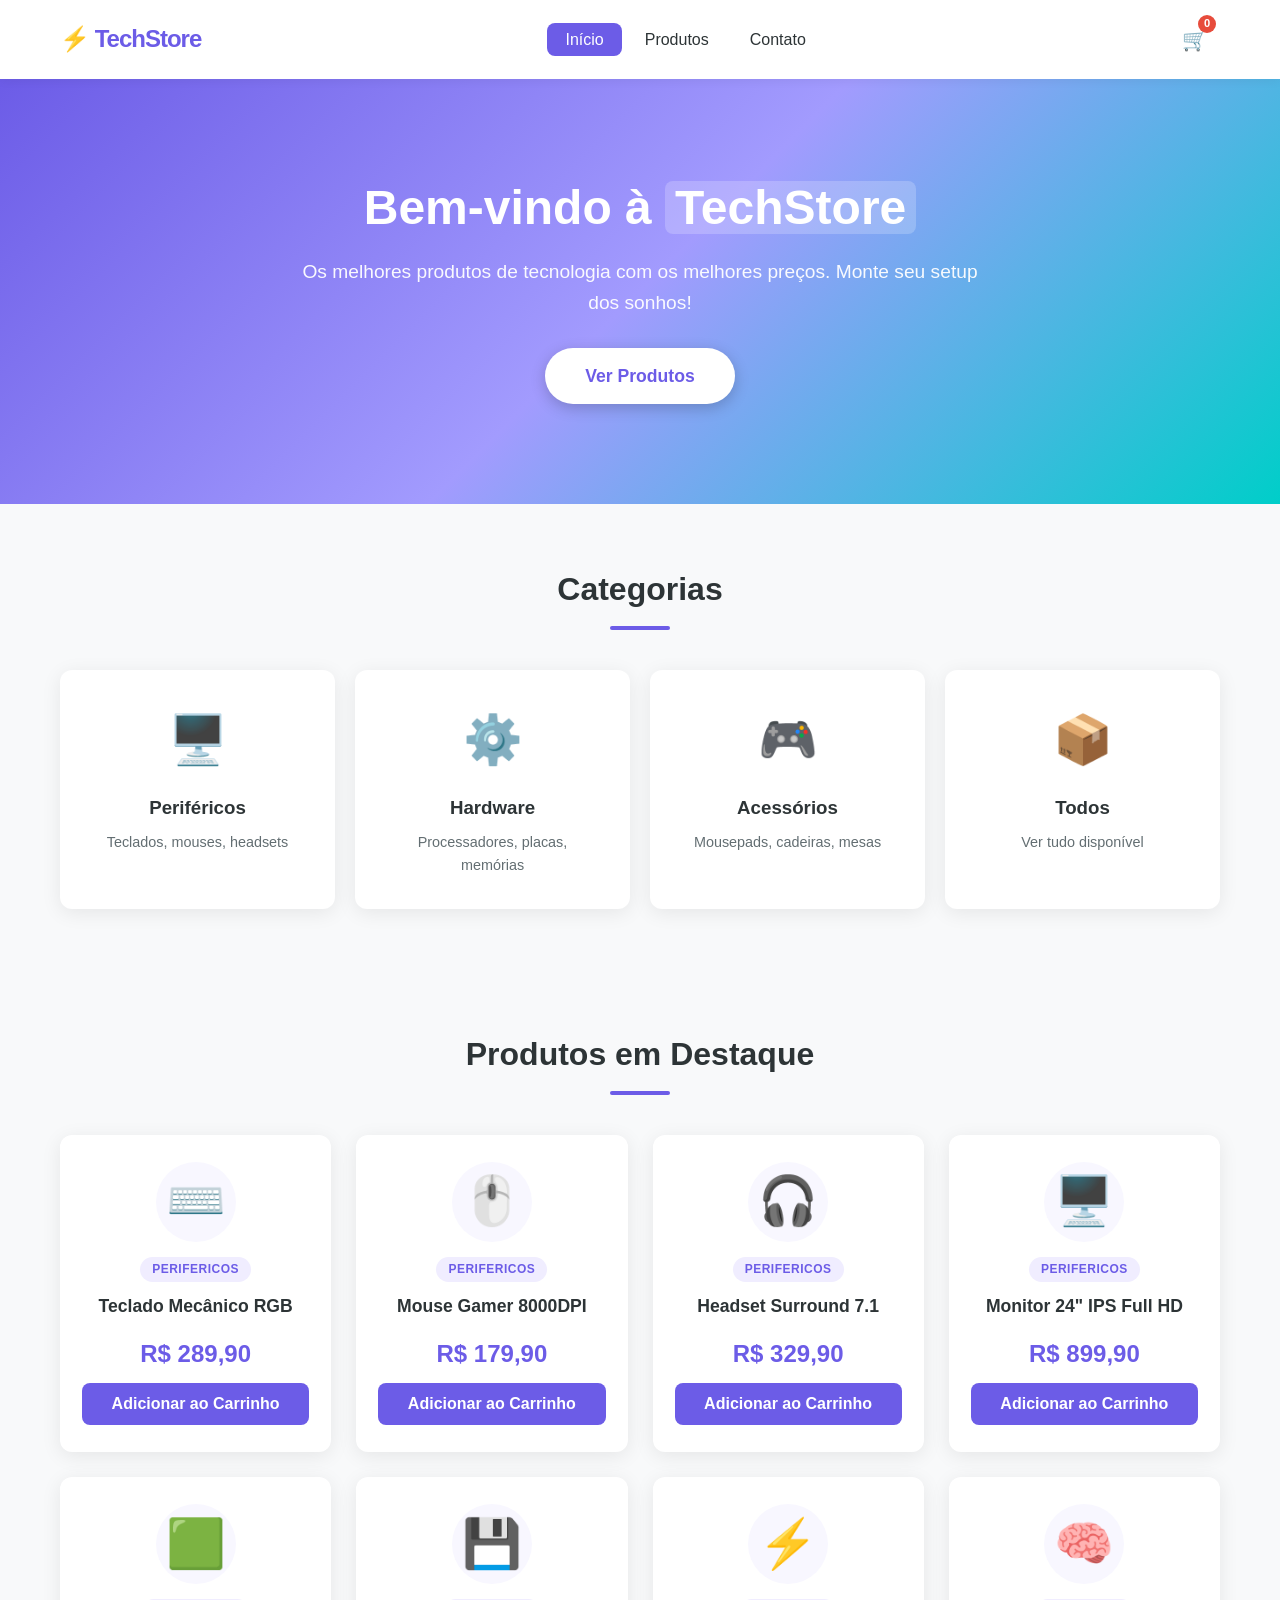
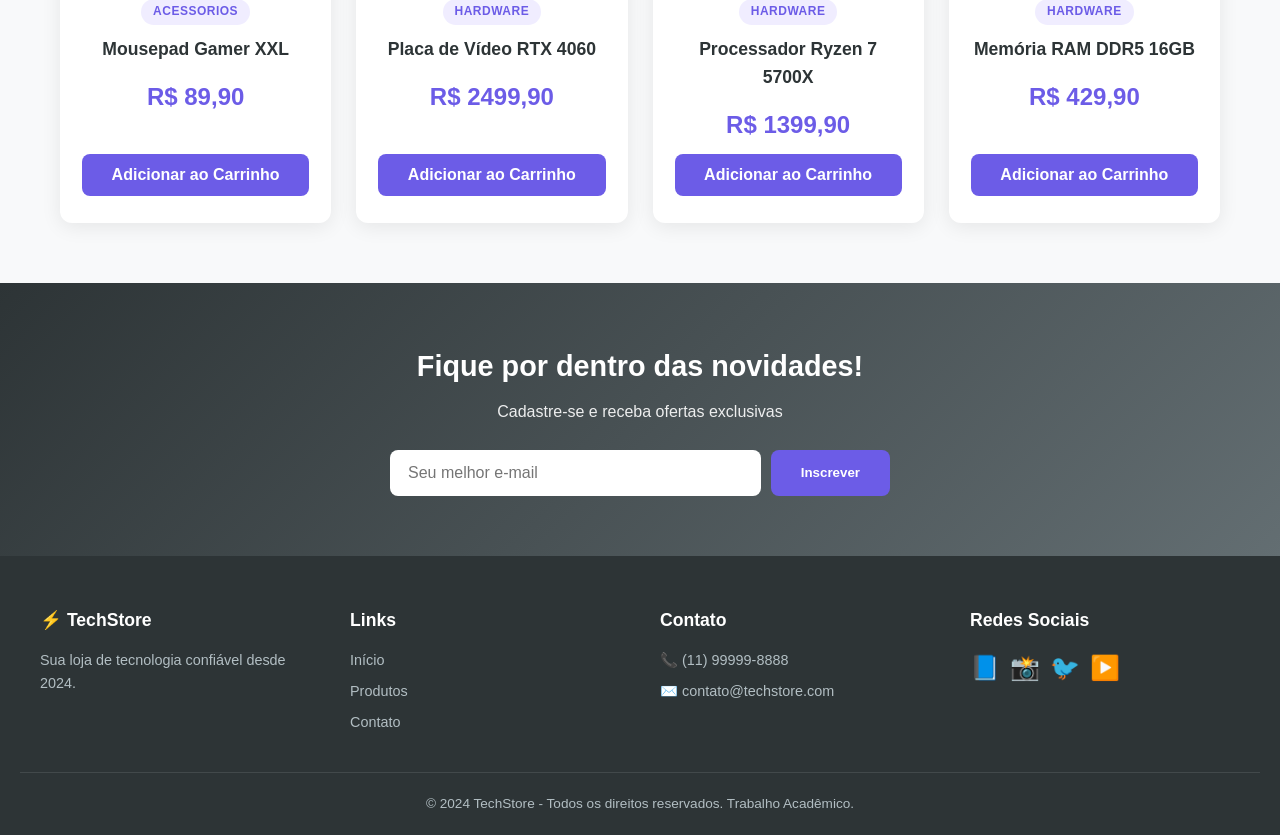
<file: index.html>
<!DOCTYPE html>
<html lang="pt-br">
<head>
    <meta charset="UTF-8">
    <meta name="viewport" content="width=device-width, initial-scale=1.0">
    <title>TechStore - Sua Loja de Tecnologia</title>
    <link rel="stylesheet" href="estilo.css">
</head>
<body>
    <header>
        <div class="header-container">
            <a href="index.html" class="logo">⚡ TechStore</a>
            <nav>
                <ul>
                    <li><a href="index.html" class="active">Início</a></li>
                    <li><a href="produtos.html">Produtos</a></li>
                    <li><a href="contato.html">Contato</a></li>
                </ul>
            </nav>
            <div class="cart-icon" onclick="toggleCart()">
                🛒 <span id="cart-count">0</span>
            </div>
            <button class="menu-toggle" onclick="toggleMenu()" aria-label="Abrir menu">☰</button>
        </div>
    </header>

    <section class="hero">
        <div class="hero-content">
            <h1>Bem-vindo à <span class="highlight">TechStore</span></h1>
            <p>Os melhores produtos de tecnologia com os melhores preços. Monte seu setup dos sonhos!</p>
            <a href="produtos.html" class="btn-hero">Ver Produtos</a>
        </div>
    </section>

    <section class="section">
        <h2 class="section-title">Categorias</h2>
        <div class="categorias">
            <a href="produtos.html?cat=perifericos" class="categoria-card">
                <span class="cat-icon">🖥️</span>
                <h3>Periféricos</h3>
                <p>Teclados, mouses, headsets</p>
            </a>
            <a href="produtos.html?cat=hardware" class="categoria-card">
                <span class="cat-icon">⚙️</span>
                <h3>Hardware</h3>
                <p>Processadores, placas, memórias</p>
            </a>
            <a href="produtos.html?cat=acessorios" class="categoria-card">
                <span class="cat-icon">🎮</span>
                <h3>Acessórios</h3>
                <p>Mousepads, cadeiras, mesas</p>
            </a>
            <a href="produtos.html" class="categoria-card">
                <span class="cat-icon">📦</span>
                <h3>Todos</h3>
                <p>Ver tudo disponível</p>
            </a>
        </div>
    </section>

    <section class="section">
        <h2 class="section-title">Produtos em Destaque</h2>
        <div class="cards" id="featured-products"></div>
    </section>

    <section class="newsletter">
        <div class="newsletter-content">
            <h2>Fique por dentro das novidades!</h2>
            <p>Cadastre-se e receba ofertas exclusivas</p>
            <form onsubmit="event.preventDefault(); alert('Inscrição realizada com sucesso!')">
                <input type="email" placeholder="Seu melhor e-mail" required>
                <button type="submit">Inscrever</button>
            </form>
        </div>
    </section>

    <footer>
        <div class="footer-content">
            <div class="footer-col">
                <h4>⚡ TechStore</h4>
                <p>Sua loja de tecnologia confiável desde 2024.</p>
            </div>
            <div class="footer-col">
                <h4>Links</h4>
                <a href="index.html">Início</a>
                <a href="produtos.html">Produtos</a>
                <a href="contato.html">Contato</a>
            </div>
            <div class="footer-col">
                <h4>Contato</h4>
                <p>📞 (11) 99999-8888</p>
                <p>✉️ contato@techstore.com</p>
            </div>
            <div class="footer-col">
                <h4>Redes Sociais</h4>
                <div class="social">
                    <span>📘</span>
                    <span>📸</span>
                    <span>🐦</span>
                    <span>▶️</span>
                </div>
            </div>
        </div>
        <div class="footer-bottom">
            <p>&copy; 2024 TechStore - Todos os direitos reservados. Trabalho Acadêmico.</p>
        </div>
    </footer>

    <div id="cart-modal" class="cart-modal">
        <div class="cart-content">
            <div class="cart-header">
                <h2>Carrinho</h2>
                <span class="cart-close" onclick="toggleCart()">&times;</span>
            </div>
            <div id="cart-items"></div>
            <div class="cart-total">
                <strong>Total:</strong> <span id="cart-total">R$ 0,00</span>
            </div>
            <button class="btn-clear" onclick="clearCart()">Limpar Carrinho</button>
        </div>
    </div>

    <div id="toast" class="toast"></div>

    <script src="script.js"></script>
</body>
</html>
</file>
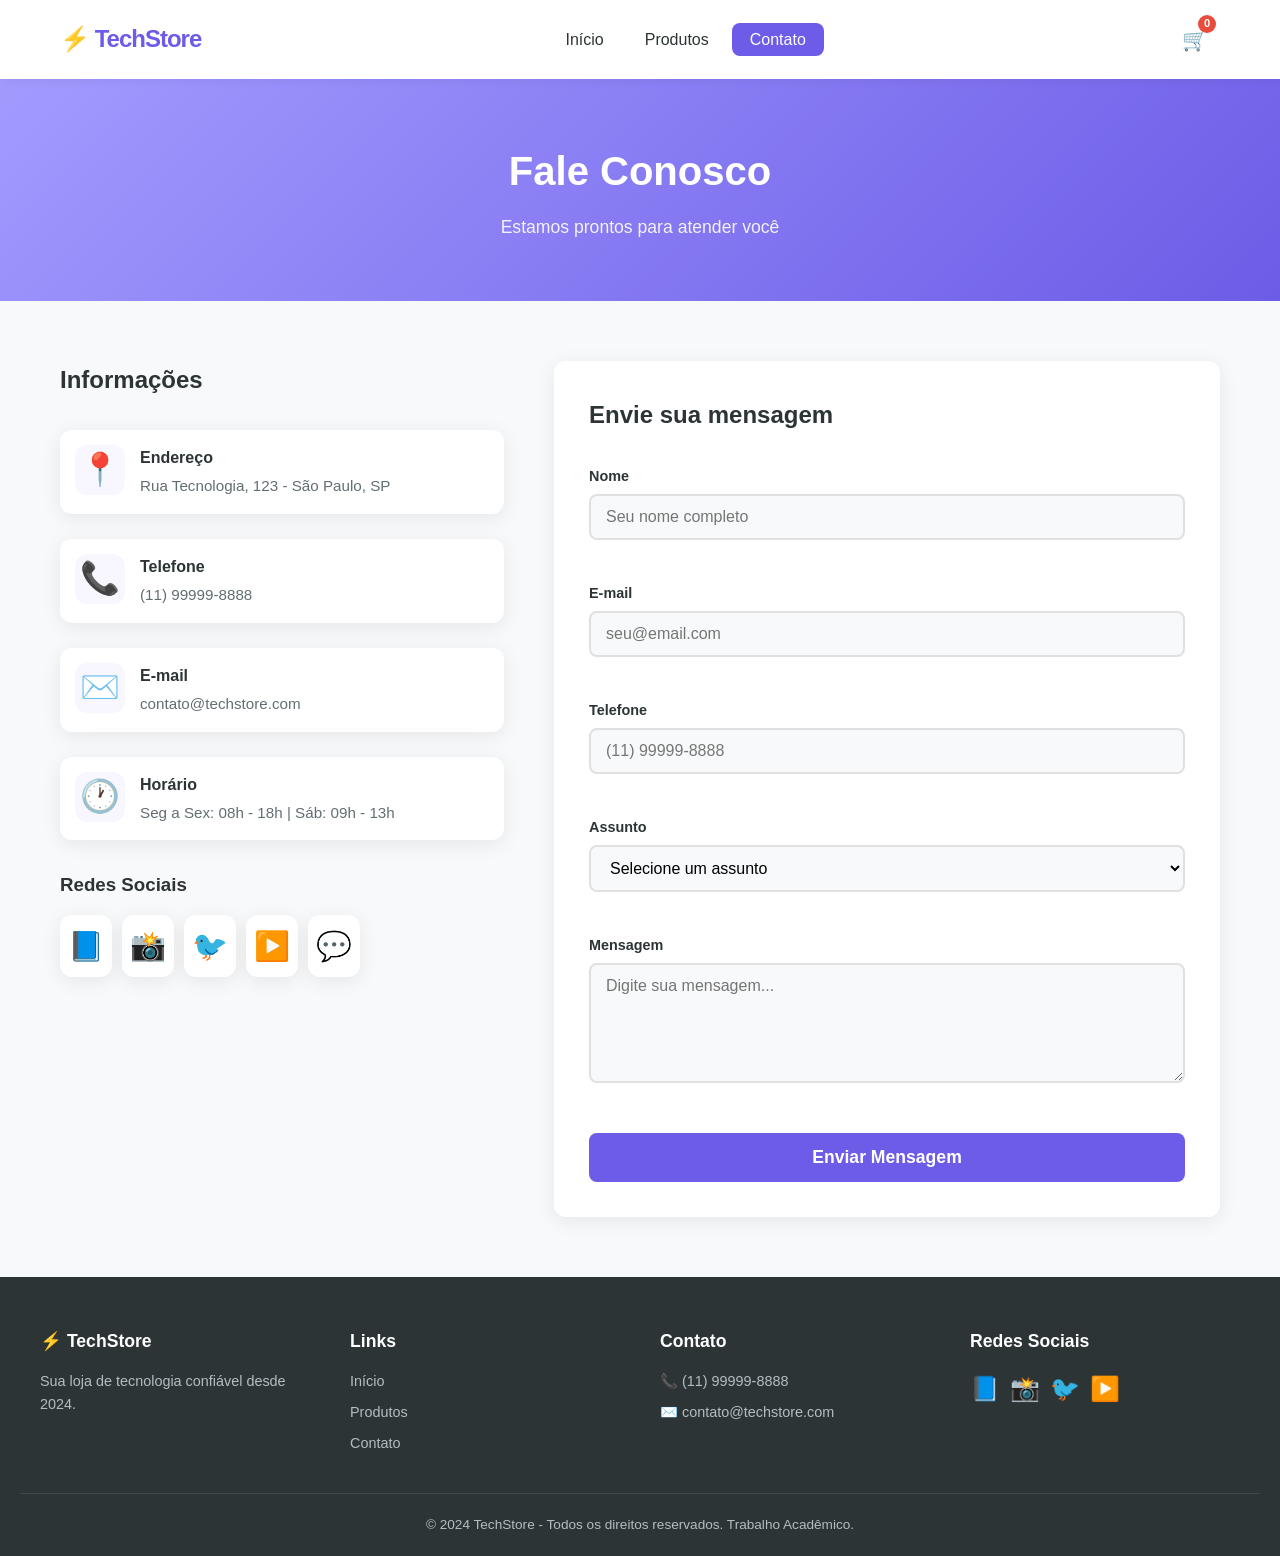
<file: contato.html>
<!DOCTYPE html>
<html lang="pt-br">
<head>
    <meta charset="UTF-8">
    <meta name="viewport" content="width=device-width, initial-scale=1.0">
    <title>Contato - TechStore</title>
    <link rel="stylesheet" href="estilo.css">
</head>
<body>
    <header>
        <div class="header-container">
            <a href="index.html" class="logo">⚡ TechStore</a>
            <nav>
                <ul>
                    <li><a href="index.html">Início</a></li>
                    <li><a href="produtos.html">Produtos</a></li>
                    <li><a href="contato.html" class="active">Contato</a></li>
                </ul>
            </nav>
            <div class="cart-icon" onclick="toggleCart()">
                🛒 <span id="cart-count">0</span>
            </div>
            <button class="menu-toggle" onclick="toggleMenu()" aria-label="Abrir menu">☰</button>
        </div>
    </header>

    <section class="page-banner">
        <h1>Fale Conosco</h1>
        <p>Estamos prontos para atender você</p>
    </section>

    <section class="section contact-section">
        <div class="contact-grid">
            <div class="contact-info">
                <h2>Informações</h2>
                <div class="info-item">
                    <span class="info-icon">📍</span>
                    <div>
                        <strong>Endereço</strong>
                        <p>Rua Tecnologia, 123 - São Paulo, SP</p>
                    </div>
                </div>
                <div class="info-item">
                    <span class="info-icon">📞</span>
                    <div>
                        <strong>Telefone</strong>
                        <p>(11) 99999-8888</p>
                    </div>
                </div>
                <div class="info-item">
                    <span class="info-icon">✉️</span>
                    <div>
                        <strong>E-mail</strong>
                        <p>contato@techstore.com</p>
                    </div>
                </div>
                <div class="info-item">
                    <span class="info-icon">🕐</span>
                    <div>
                        <strong>Horário</strong>
                        <p>Seg a Sex: 08h - 18h | Sáb: 09h - 13h</p>
                    </div>
                </div>

                <div class="social-links">
                    <h3>Redes Sociais</h3>
                    <div class="social-icons">
                        <span class="social-icon" title="Facebook">📘</span>
                        <span class="social-icon" title="Instagram">📸</span>
                        <span class="social-icon" title="Twitter">🐦</span>
                        <span class="social-icon" title="YouTube">▶️</span>
                        <span class="social-icon" title="WhatsApp">💬</span>
                    </div>
                </div>
            </div>

            <div class="contact-form-container">
                <h2>Envie sua mensagem</h2>
                <form id="contact-form" onsubmit="return validarContato(event)">
                    <div class="form-group">
                        <label for="nome">Nome</label>
                        <input type="text" id="nome" placeholder="Seu nome completo" required>
                        <span class="error-msg" id="erro-nome"></span>
                    </div>
                    <div class="form-group">
                        <label for="email">E-mail</label>
                        <input type="email" id="email" placeholder="seu@email.com" required>
                        <span class="error-msg" id="erro-email"></span>
                    </div>
                    <div class="form-group">
                        <label for="telefone">Telefone</label>
                        <input type="tel" id="telefone" placeholder="(11) 99999-8888">
                        <span class="error-msg" id="erro-telefone"></span>
                    </div>
                    <div class="form-group">
                        <label for="assunto">Assunto</label>
                        <select id="assunto" required>
                            <option value="">Selecione um assunto</option>
                            <option value="duvida">Dúvida sobre produtos</option>
                            <option value="pedido">Status do pedido</option>
                            <option value="troca">Troca ou devolução</option>
                            <option value="sugestao">Sugestão</option>
                            <option value="outro">Outro</option>
                        </select>
                        <span class="error-msg" id="erro-assunto"></span>
                    </div>
                    <div class="form-group">
                        <label for="mensagem">Mensagem</label>
                        <textarea id="mensagem" rows="5" placeholder="Digite sua mensagem..." required></textarea>
                        <span class="error-msg" id="erro-mensagem"></span>
                    </div>
                    <button type="submit" class="btn-submit">Enviar Mensagem</button>
                </form>
            </div>
        </div>
    </section>

    <footer>
        <div class="footer-content">
            <div class="footer-col">
                <h4>⚡ TechStore</h4>
                <p>Sua loja de tecnologia confiável desde 2024.</p>
            </div>
            <div class="footer-col">
                <h4>Links</h4>
                <a href="index.html">Início</a>
                <a href="produtos.html">Produtos</a>
                <a href="contato.html">Contato</a>
            </div>
            <div class="footer-col">
                <h4>Contato</h4>
                <p>📞 (11) 99999-8888</p>
                <p>✉️ contato@techstore.com</p>
            </div>
            <div class="footer-col">
                <h4>Redes Sociais</h4>
                <div class="social">
                    <span>📘</span>
                    <span>📸</span>
                    <span>🐦</span>
                    <span>▶️</span>
                </div>
            </div>
        </div>
        <div class="footer-bottom">
            <p>&copy; 2024 TechStore - Todos os direitos reservados. Trabalho Acadêmico.</p>
        </div>
    </footer>

    <div id="cart-modal" class="cart-modal">
        <div class="cart-content">
            <div class="cart-header">
                <h2>Carrinho</h2>
                <span class="cart-close" onclick="toggleCart()">&times;</span>
            </div>
            <div id="cart-items"></div>
            <div class="cart-total">
                <strong>Total:</strong> <span id="cart-total">R$ 0,00</span>
            </div>
            <button class="btn-clear" onclick="clearCart()">Limpar Carrinho</button>
        </div>
    </div>

    <div id="toast" class="toast"></div>

    <script src="script.js"></script>
</body>
</html>
</file>
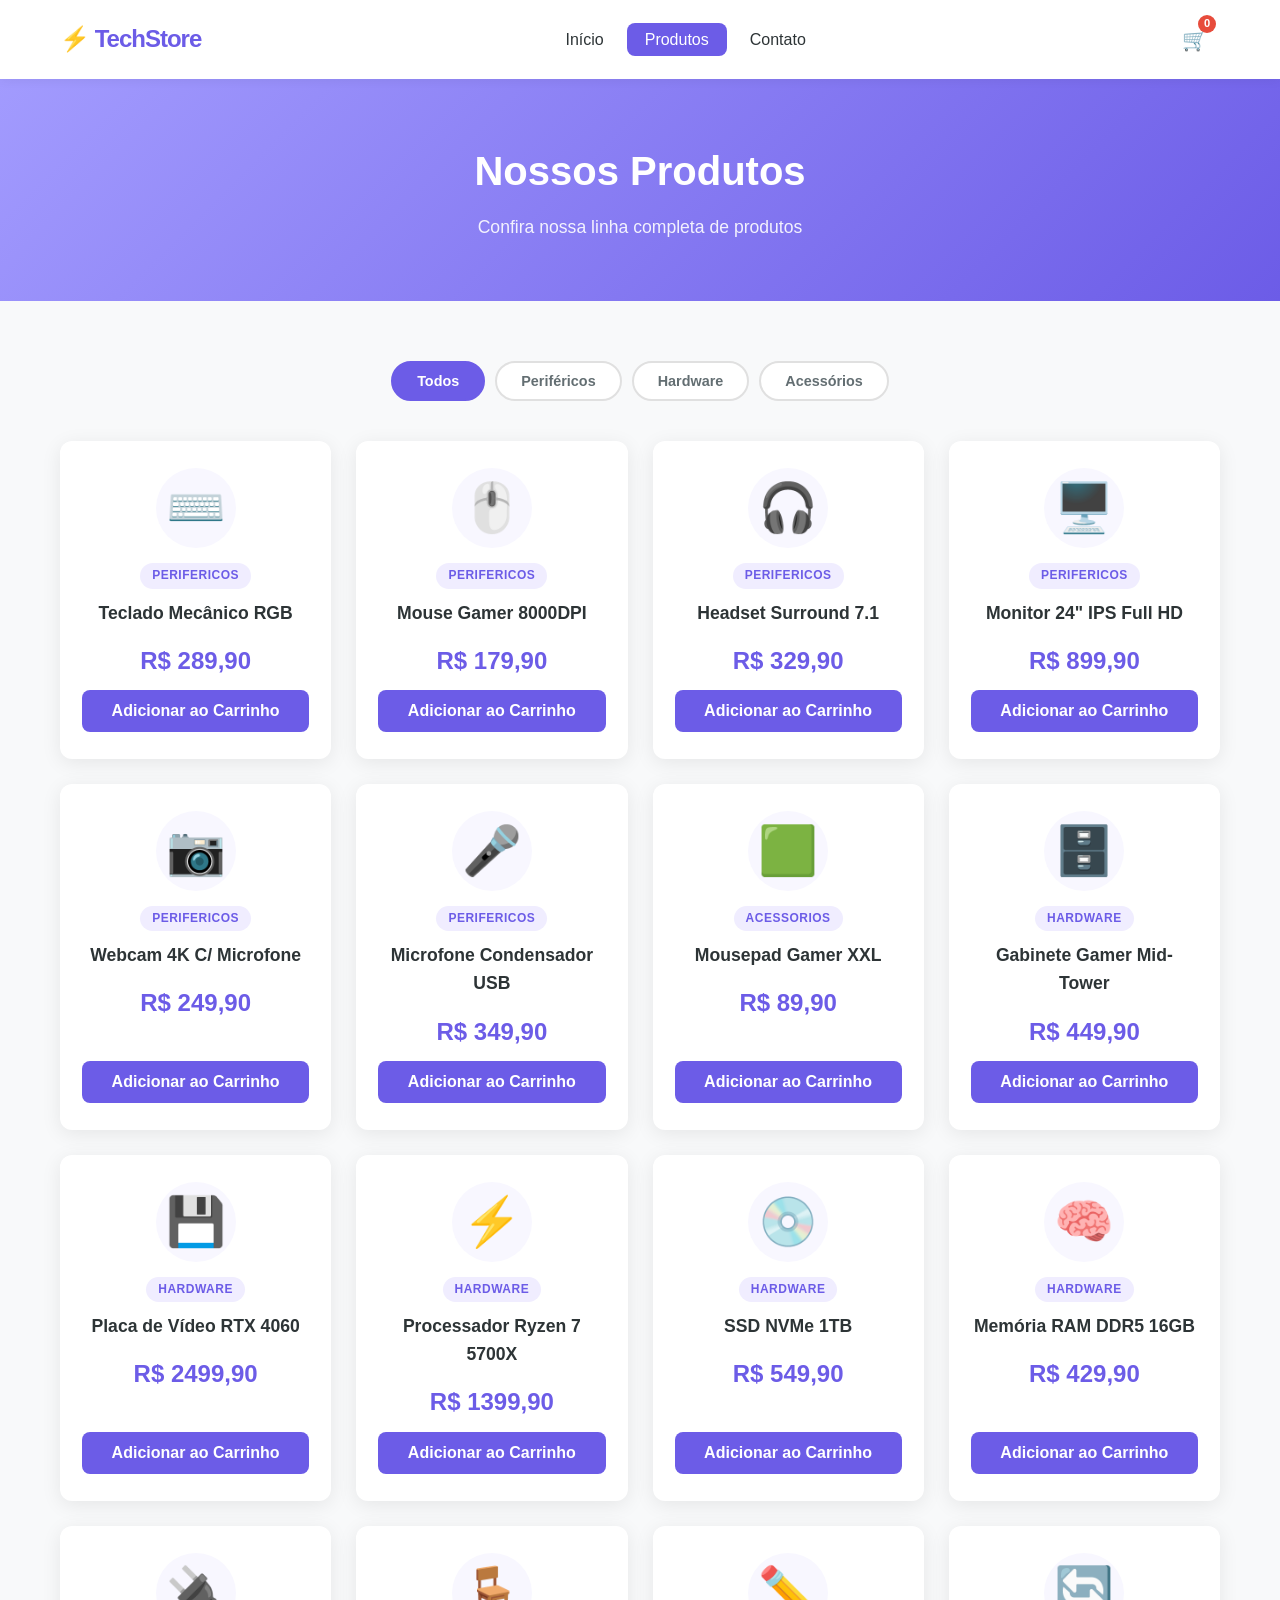
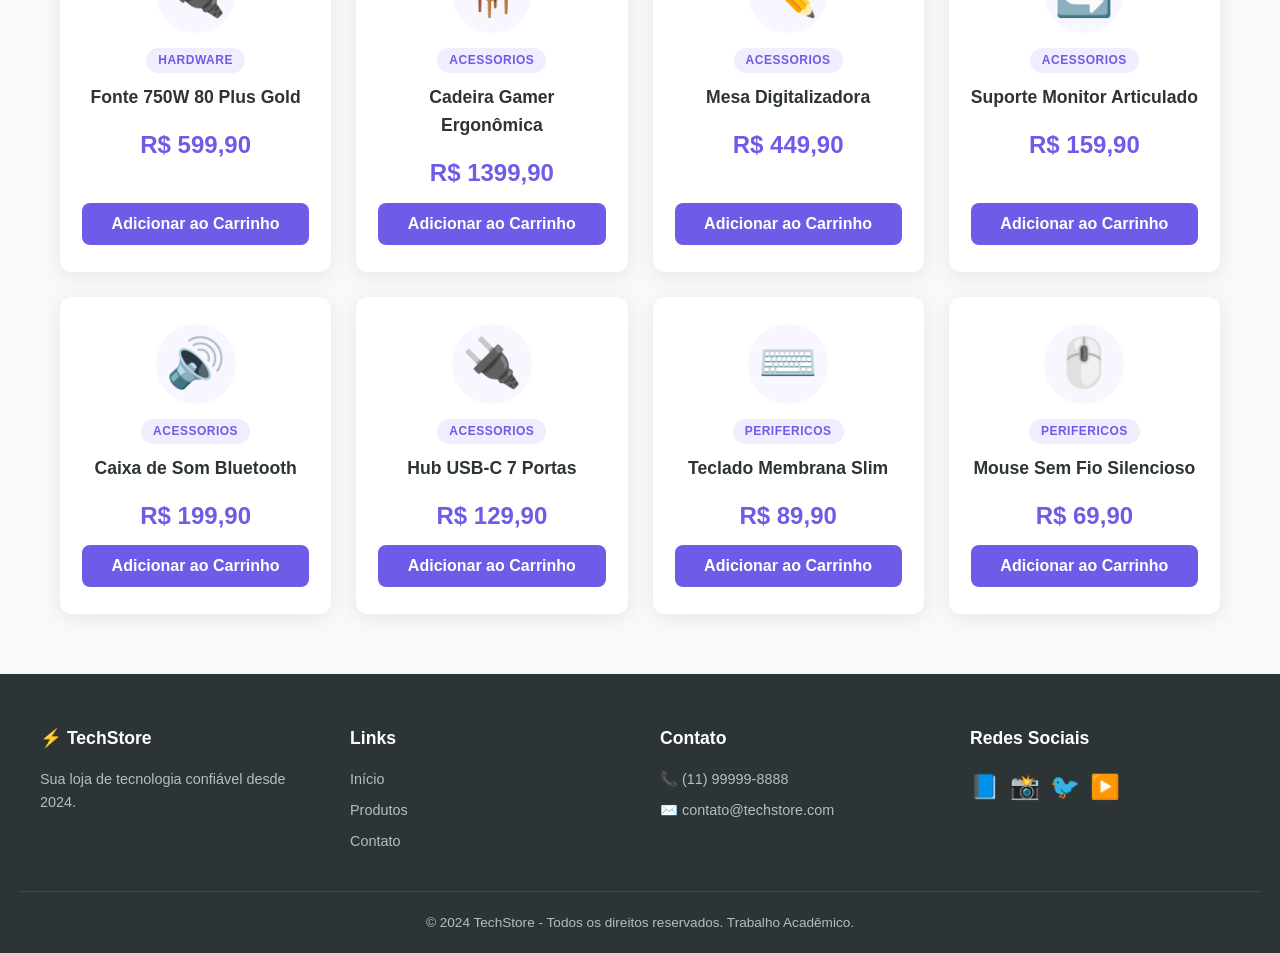
<file: produtos.html>
<!DOCTYPE html>
<html lang="pt-br">
<head>
    <meta charset="UTF-8">
    <meta name="viewport" content="width=device-width, initial-scale=1.0">
    <title>Produtos - TechStore</title>
    <link rel="stylesheet" href="estilo.css">
</head>
<body>
    <header>
        <div class="header-container">
            <a href="index.html" class="logo">⚡ TechStore</a>
            <nav>
                <ul>
                    <li><a href="index.html">Início</a></li>
                    <li><a href="produtos.html" class="active">Produtos</a></li>
                    <li><a href="contato.html">Contato</a></li>
                </ul>
            </nav>
            <div class="cart-icon" onclick="toggleCart()">
                🛒 <span id="cart-count">0</span>
            </div>
            <button class="menu-toggle" onclick="toggleMenu()" aria-label="Abrir menu">☰</button>
        </div>
    </header>

    <section class="page-banner">
        <h1>Nossos Produtos</h1>
        <p>Confira nossa linha completa de produtos</p>
    </section>

    <section class="section">
        <div class="filter-bar">
            <button class="filter-btn active" data-cat="todos">Todos</button>
            <button class="filter-btn" data-cat="perifericos">Periféricos</button>
            <button class="filter-btn" data-cat="hardware">Hardware</button>
            <button class="filter-btn" data-cat="acessorios">Acessórios</button>
        </div>
        <div class="cards" id="all-products"></div>
    </section>

    <footer>
        <div class="footer-content">
            <div class="footer-col">
                <h4>⚡ TechStore</h4>
                <p>Sua loja de tecnologia confiável desde 2024.</p>
            </div>
            <div class="footer-col">
                <h4>Links</h4>
                <a href="index.html">Início</a>
                <a href="produtos.html">Produtos</a>
                <a href="contato.html">Contato</a>
            </div>
            <div class="footer-col">
                <h4>Contato</h4>
                <p>📞 (11) 99999-8888</p>
                <p>✉️ contato@techstore.com</p>
            </div>
            <div class="footer-col">
                <h4>Redes Sociais</h4>
                <div class="social">
                    <span>📘</span>
                    <span>📸</span>
                    <span>🐦</span>
                    <span>▶️</span>
                </div>
            </div>
        </div>
        <div class="footer-bottom">
            <p>&copy; 2024 TechStore - Todos os direitos reservados. Trabalho Acadêmico.</p>
        </div>
    </footer>

    <div id="cart-modal" class="cart-modal">
        <div class="cart-content">
            <div class="cart-header">
                <h2>Carrinho</h2>
                <span class="cart-close" onclick="toggleCart()">&times;</span>
            </div>
            <div id="cart-items"></div>
            <div class="cart-total">
                <strong>Total:</strong> <span id="cart-total">R$ 0,00</span>
            </div>
            <button class="btn-clear" onclick="clearCart()">Limpar Carrinho</button>
        </div>
    </div>

    <div id="toast" class="toast"></div>

    <script src="script.js"></script>
</body>
</html>
</file>
<file: estilo.css>
* {
    margin: 0;
    padding: 0;
    box-sizing: border-box;
}

:root {
    --primary: #6c5ce7;
    --primary-dark: #5a4bd1;
    --secondary: #00cec9;
    --accent: #fdcb6e;
    --dark: #2d3436;
    --gray: #636e72;
    --light: #f8f9fa;
    --white: #ffffff;
    --shadow: 0 4px 20px rgba(0,0,0,0.08);
    --shadow-hover: 0 8px 30px rgba(0,0,0,0.15);
    --radius: 12px;
    --transition: 0.3s cubic-bezier(0.4, 0, 0.2, 1);
}

html { scroll-behavior: smooth; }

body {
    font-family: 'Segoe UI', Tahoma, Geneva, Verdana, sans-serif;
    background: var(--light);
    color: var(--dark);
    line-height: 1.6;
}

header {
    background: var(--white);
    box-shadow: 0 2px 10px rgba(0,0,0,0.05);
    position: sticky;
    top: 0;
    z-index: 1000;
}

.header-container {
    max-width: 1200px;
    margin: 0 auto;
    padding: 15px 20px;
    display: flex;
    align-items: center;
    justify-content: space-between;
}

.logo {
    font-size: 1.5rem;
    font-weight: 800;
    color: var(--primary);
    text-decoration: none;
    letter-spacing: -1px;
}

nav ul {
    list-style: none;
    display: flex;
    gap: 5px;
}

nav a {
    color: var(--dark);
    text-decoration: none;
    padding: 8px 18px;
    border-radius: 8px;
    font-weight: 500;
    transition: var(--transition);
}

nav a:hover {
    background: #f0edff;
    color: var(--primary);
}

nav a.active {
    background: var(--primary);
    color: var(--white);
}

.cart-icon {
    position: relative;
    cursor: pointer;
    font-size: 1.3rem;
    padding: 8px 12px;
    border-radius: 8px;
    transition: var(--transition);
}

.cart-icon:hover { background: #f0edff; }

#cart-count {
    position: absolute;
    top: 0;
    right: 4px;
    background: #e74c3c;
    color: var(--white);
    font-size: 0.7rem;
    font-weight: 700;
    min-width: 18px;
    height: 18px;
    border-radius: 9px;
    display: flex;
    align-items: center;
    justify-content: center;
}

.menu-toggle {
    display: none;
    background: none;
    border: none;
    font-size: 1.5rem;
    cursor: pointer;
    padding: 5px;
}

/* Hero */
.hero {
    background: linear-gradient(135deg, var(--primary) 0%, #a29bfe 50%, var(--secondary) 100%);
    color: var(--white);
    padding: 100px 20px;
    text-align: center;
}

.hero-content {
    max-width: 700px;
    margin: 0 auto;
}

.hero h1 {
    font-size: 3rem;
    margin-bottom: 20px;
    line-height: 1.2;
}

.highlight {
    background: rgba(255,255,255,0.2);
    padding: 0 10px;
    border-radius: 8px;
}

.hero p {
    font-size: 1.2rem;
    opacity: 0.95;
    margin-bottom: 30px;
}

.btn-hero {
    display: inline-block;
    background: var(--white);
    color: var(--primary);
    padding: 14px 40px;
    border-radius: 50px;
    text-decoration: none;
    font-weight: 700;
    font-size: 1.1rem;
    transition: var(--transition);
    box-shadow: 0 4px 15px rgba(0,0,0,0.2);
}

.btn-hero:hover {
    transform: translateY(-2px);
    box-shadow: 0 8px 25px rgba(0,0,0,0.3);
}

/* Section */
.section {
    max-width: 1200px;
    margin: 0 auto;
    padding: 60px 20px;
}

.section-title {
    font-size: 2rem;
    color: var(--dark);
    margin-bottom: 40px;
    text-align: center;
    position: relative;
}

.section-title::after {
    content: '';
    display: block;
    width: 60px;
    height: 4px;
    background: var(--primary);
    border-radius: 2px;
    margin: 10px auto 0;
}

/* Categories */
.categorias {
    display: grid;
    grid-template-columns: repeat(auto-fit, minmax(220px, 1fr));
    gap: 20px;
}

.categoria-card {
    background: var(--white);
    border-radius: var(--radius);
    padding: 30px;
    text-align: center;
    text-decoration: none;
    color: var(--dark);
    box-shadow: var(--shadow);
    transition: var(--transition);
    border: 2px solid transparent;
}

.categoria-card:hover {
    transform: translateY(-5px);
    box-shadow: var(--shadow-hover);
    border-color: var(--primary);
}

.cat-icon {
    font-size: 3rem;
    display: block;
    margin-bottom: 15px;
}

.categoria-card h3 {
    margin-bottom: 8px;
    color: var(--dark);
}

.categoria-card p {
    font-size: 0.9rem;
    color: var(--gray);
}

/* Cards */
.cards {
    display: grid;
    grid-template-columns: repeat(auto-fill, minmax(250px, 1fr));
    gap: 25px;
}

.card {
    background: var(--white);
    border-radius: var(--radius);
    padding: 25px 20px;
    text-align: center;
    box-shadow: var(--shadow);
    transition: var(--transition);
    border: 2px solid transparent;
    display: flex;
    flex-direction: column;
    align-items: center;
}

.card:hover {
    transform: translateY(-5px);
    box-shadow: var(--shadow-hover);
    border-color: #e8e4ff;
}

.card-img {
    width: 80px;
    height: 80px;
    display: flex;
    align-items: center;
    justify-content: center;
    font-size: 3rem;
    background: #f8f7ff;
    border-radius: 50%;
    margin-bottom: 15px;
}

.card h3 {
    font-size: 1.1rem;
    margin-bottom: 5px;
    color: var(--dark);
}

.card .categoria-tag {
    font-size: 0.75rem;
    background: #f0edff;
    color: var(--primary);
    padding: 3px 12px;
    border-radius: 50px;
    margin-bottom: 10px;
    display: inline-block;
    font-weight: 600;
    text-transform: uppercase;
    letter-spacing: 0.5px;
}

.card .price {
    font-size: 1.5rem;
    font-weight: 800;
    color: var(--primary);
    margin: 10px 0;
}

.card .old-price {
    font-size: 0.85rem;
    color: #b2bec3;
    text-decoration: line-through;
    margin-right: 8px;
}

.card button {
    width: 100%;
    padding: 12px;
    background: var(--primary);
    color: var(--white);
    border: none;
    border-radius: 8px;
    font-size: 1rem;
    font-weight: 600;
    cursor: pointer;
    transition: var(--transition);
    margin-top: auto;
}

.card button:hover {
    background: var(--primary-dark);
    transform: scale(1.02);
}

/* Filter Bar */
.filter-bar {
    display: flex;
    justify-content: center;
    flex-wrap: wrap;
    gap: 10px;
    margin-bottom: 40px;
}

.filter-btn {
    padding: 10px 24px;
    border: 2px solid #e0e0e0;
    background: var(--white);
    color: var(--gray);
    border-radius: 50px;
    cursor: pointer;
    font-weight: 600;
    font-size: 0.9rem;
    transition: var(--transition);
}

.filter-btn:hover {
    border-color: var(--primary);
    color: var(--primary);
}

.filter-btn.active {
    background: var(--primary);
    border-color: var(--primary);
    color: var(--white);
}

/* Page banner */
.page-banner {
    background: linear-gradient(135deg, #a29bfe, var(--primary));
    color: var(--white);
    text-align: center;
    padding: 60px 20px;
}

.page-banner h1 {
    font-size: 2.5rem;
    margin-bottom: 10px;
}

.page-banner p {
    font-size: 1.1rem;
    opacity: 0.9;
}

/* Contact */
.contact-section {
    padding: 60px 20px;
}

.contact-grid {
    display: grid;
    grid-template-columns: 1fr 1.5fr;
    gap: 50px;
    align-items: start;
}

.contact-info h2,
.contact-form-container h2 {
    font-size: 1.5rem;
    margin-bottom: 30px;
    color: var(--dark);
}

.info-item {
    display: flex;
    gap: 15px;
    margin-bottom: 25px;
    padding: 15px;
    background: var(--white);
    border-radius: var(--radius);
    box-shadow: var(--shadow);
    transition: var(--transition);
}

.info-item:hover {
    transform: translateX(5px);
    box-shadow: var(--shadow-hover);
}

.info-icon {
    font-size: 2rem;
    min-width: 50px;
    height: 50px;
    display: flex;
    align-items: center;
    justify-content: center;
    background: #f8f7ff;
    border-radius: 12px;
}

.info-item strong {
    display: block;
    margin-bottom: 4px;
    color: var(--dark);
}

.info-item p {
    color: var(--gray);
    font-size: 0.95rem;
}

.social-links {
    margin-top: 30px;
}

.social-links h3 {
    margin-bottom: 15px;
    color: var(--dark);
}

.social-icons {
    display: flex;
    gap: 10px;
}

.social-icon {
    font-size: 1.8rem;
    cursor: pointer;
    transition: var(--transition);
    padding: 8px;
    border-radius: 12px;
    background: var(--white);
    box-shadow: var(--shadow);
}

.social-icon:hover {
    transform: translateY(-3px);
    box-shadow: var(--shadow-hover);
}

/* Form */
.contact-form-container {
    background: var(--white);
    padding: 35px;
    border-radius: var(--radius);
    box-shadow: var(--shadow);
}

.form-group {
    margin-bottom: 20px;
}

.form-group label {
    display: block;
    font-weight: 600;
    margin-bottom: 6px;
    color: var(--dark);
    font-size: 0.9rem;
}

.form-group input,
.form-group select,
.form-group textarea {
    width: 100%;
    padding: 12px 15px;
    border: 2px solid #e0e0e0;
    border-radius: 8px;
    font-size: 1rem;
    transition: var(--transition);
    font-family: inherit;
    background: var(--light);
}

.form-group input:focus,
.form-group select:focus,
.form-group textarea:focus {
    outline: none;
    border-color: var(--primary);
    background: var(--white);
    box-shadow: 0 0 0 3px rgba(108, 92, 231, 0.1);
}

.form-group textarea {
    resize: vertical;
    min-height: 120px;
}

.error-msg {
    display: block;
    color: #e74c3c;
    font-size: 0.8rem;
    margin-top: 4px;
    min-height: 18px;
}

.form-group.error input,
.form-group.error select,
.form-group.error textarea {
    border-color: #e74c3c;
    background: #fff5f5;
}

.btn-submit {
    width: 100%;
    padding: 14px;
    background: var(--primary);
    color: var(--white);
    border: none;
    border-radius: 8px;
    font-size: 1.1rem;
    font-weight: 700;
    cursor: pointer;
    transition: var(--transition);
}

.btn-submit:hover {
    background: var(--primary-dark);
    transform: translateY(-2px);
}

/* Newsletter */
.newsletter {
    background: linear-gradient(135deg, var(--dark), #636e72);
    color: var(--white);
    text-align: center;
    padding: 60px 20px;
}

.newsletter-content {
    max-width: 500px;
    margin: 0 auto;
}

.newsletter h2 {
    font-size: 1.8rem;
    margin-bottom: 10px;
}

.newsletter p {
    margin-bottom: 25px;
    opacity: 0.9;
}

.newsletter form {
    display: flex;
    gap: 10px;
}

.newsletter input {
    flex: 1;
    padding: 14px 18px;
    border: none;
    border-radius: 8px;
    font-size: 1rem;
}

.newsletter button {
    padding: 14px 30px;
    background: var(--primary);
    color: var(--white);
    border: none;
    border-radius: 8px;
    font-weight: 700;
    cursor: pointer;
    transition: var(--transition);
}

.newsletter button:hover {
    background: var(--primary-dark);
}

/* Footer */
footer {
    background: var(--dark);
    color: #b2bec3;
    padding: 50px 20px 0;
}

.footer-content {
    max-width: 1200px;
    margin: 0 auto;
    display: grid;
    grid-template-columns: repeat(auto-fit, minmax(200px, 1fr));
    gap: 40px;
    padding-bottom: 30px;
}

.footer-col h4 {
    color: var(--white);
    margin-bottom: 15px;
    font-size: 1.1rem;
}

.footer-col p {
    font-size: 0.9rem;
    margin-bottom: 8px;
}

.footer-col a {
    display: block;
    color: #b2bec3;
    text-decoration: none;
    font-size: 0.9rem;
    margin-bottom: 8px;
    transition: var(--transition);
}

.footer-col a:hover {
    color: var(--white);
    padding-left: 5px;
}

.social {
    display: flex;
    gap: 10px;
    font-size: 1.5rem;
}

.footer-bottom {
    text-align: center;
    padding: 20px 0;
    border-top: 1px solid rgba(255,255,255,0.1);
    font-size: 0.85rem;
}

/* Cart Modal */
.cart-modal {
    display: none;
    position: fixed;
    top: 0;
    right: 0;
    width: 100%;
    height: 100%;
    background: rgba(0,0,0,0.5);
    z-index: 2000;
    justify-content: flex-end;
}

.cart-modal.show {
    display: flex;
}

.cart-content {
    width: 100%;
    max-width: 420px;
    background: var(--white);
    height: 100%;
    padding: 25px;
    overflow-y: auto;
    animation: slideIn 0.3s ease;
}

@keyframes slideIn {
    from { transform: translateX(100%); }
    to { transform: translateX(0); }
}

.cart-header {
    display: flex;
    justify-content: space-between;
    align-items: center;
    margin-bottom: 25px;
    padding-bottom: 15px;
    border-bottom: 2px solid #f0f0f0;
}

.cart-close {
    font-size: 2rem;
    cursor: pointer;
    color: var(--gray);
    transition: var(--transition);
}

.cart-close:hover {
    color: #e74c3c;
}

.cart-item {
    display: flex;
    justify-content: space-between;
    align-items: center;
    padding: 12px 0;
    border-bottom: 1px solid #f0f0f0;
}

.cart-item-info {
    flex: 1;
}

.cart-item-info h4 {
    font-size: 0.95rem;
    margin-bottom: 4px;
}

.cart-item-info p {
    font-size: 0.85rem;
    color: var(--gray);
}

.cart-item-actions {
    display: flex;
    align-items: center;
    gap: 10px;
}

.cart-item-actions button {
    width: 30px;
    height: 30px;
    border: 1px solid #e0e0e0;
    background: var(--white);
    border-radius: 6px;
    cursor: pointer;
    font-size: 1rem;
    display: flex;
    align-items: center;
    justify-content: center;
    transition: var(--transition);
}

.cart-item-actions button:hover {
    background: #f0edff;
    border-color: var(--primary);
}

.cart-item-actions .remove {
    background: #fff5f5;
    border-color: #fecaca;
    color: #e74c3c;
}

.cart-total {
    margin-top: 20px;
    padding-top: 15px;
    border-top: 2px solid #f0f0f0;
    display: flex;
    justify-content: space-between;
    font-size: 1.2rem;
}

.btn-clear {
    width: 100%;
    padding: 12px;
    background: #fff5f5;
    color: #e74c3c;
    border: 2px solid #fecaca;
    border-radius: 8px;
    font-weight: 700;
    cursor: pointer;
    margin-top: 15px;
    transition: var(--transition);
}

.btn-clear:hover {
    background: #e74c3c;
    color: var(--white);
}

/* Toast */
.toast {
    position: fixed;
    bottom: 30px;
    right: 30px;
    background: var(--dark);
    color: var(--white);
    padding: 14px 24px;
    border-radius: 10px;
    font-weight: 600;
    box-shadow: 0 4px 20px rgba(0,0,0,0.3);
    transform: translateY(100px);
    opacity: 0;
    transition: var(--transition);
    z-index: 3000;
}

.toast.show {
    transform: translateY(0);
    opacity: 1;
}

/* Animations */
.fade-in {
    animation: fadeIn 0.5s ease forwards;
}

@keyframes fadeIn {
    from { opacity: 0; transform: translateY(20px); }
    to { opacity: 1; transform: translateY(0); }
}

/* Responsive */
@media (max-width: 768px) {
    .hero h1 {
        font-size: 2rem;
    }

    .hero p {
        font-size: 1rem;
    }

    .menu-toggle {
        display: block;
    }

    nav {
        display: none;
        position: absolute;
        top: 100%;
        left: 0;
        width: 100%;
        background: var(--white);
        box-shadow: 0 10px 30px rgba(0,0,0,0.1);
        padding: 20px;
    }

    nav.open {
        display: block;
    }

    nav ul {
        flex-direction: column;
        gap: 5px;
    }

    nav a {
        display: block;
        padding: 12px 15px;
    }

    .contact-grid {
        grid-template-columns: 1fr;
    }

    .newsletter form {
        flex-direction: column;
    }

    .section-title {
        font-size: 1.5rem;
    }

    .page-banner h1 {
        font-size: 1.8rem;
    }

    .cart-content {
        max-width: 100%;
    }
}

@media (max-width: 480px) {
    .hero {
        padding: 60px 15px;
    }

    .hero h1 {
        font-size: 1.6rem;
    }

    .section {
        padding: 40px 15px;
    }

    .cards {
        grid-template-columns: 1fr;
    }

    .categorias {
        grid-template-columns: 1fr 1fr;
    }

    .contact-form-container {
        padding: 20px;
    }
}
</file>
